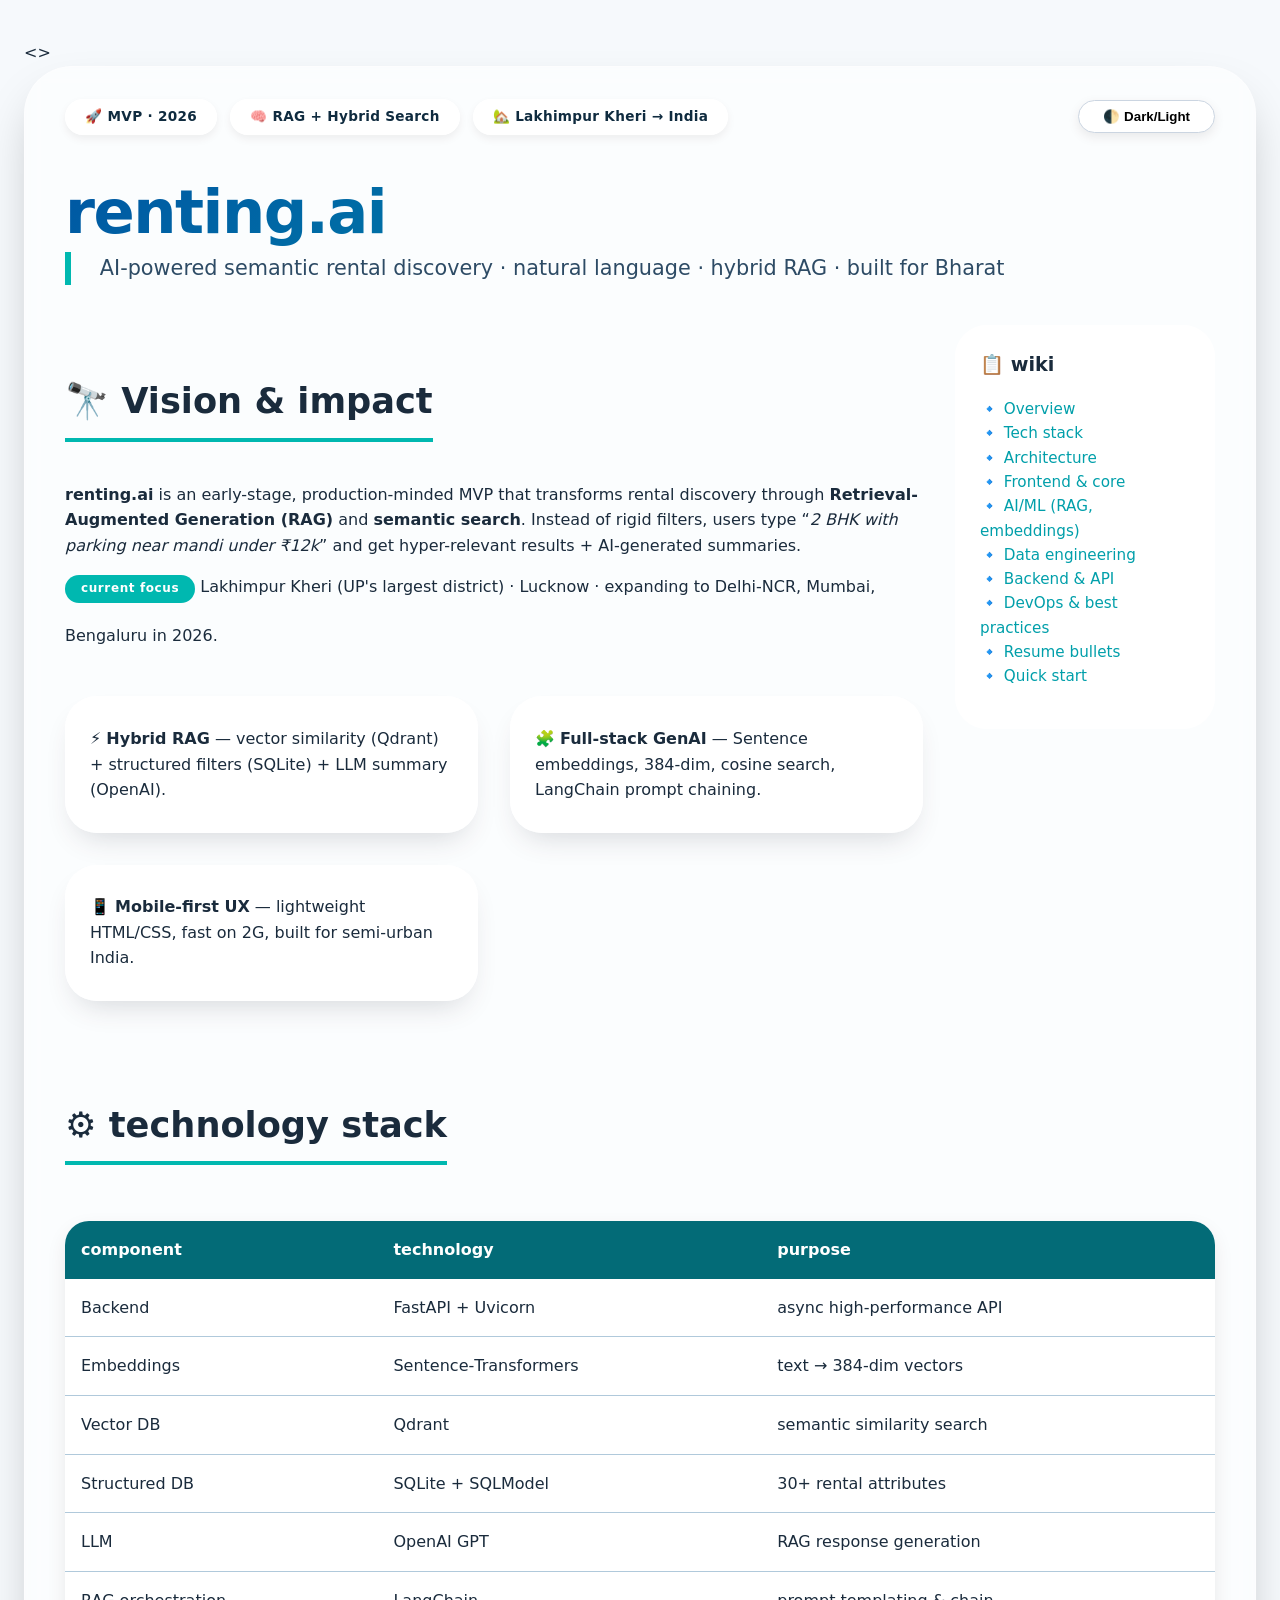
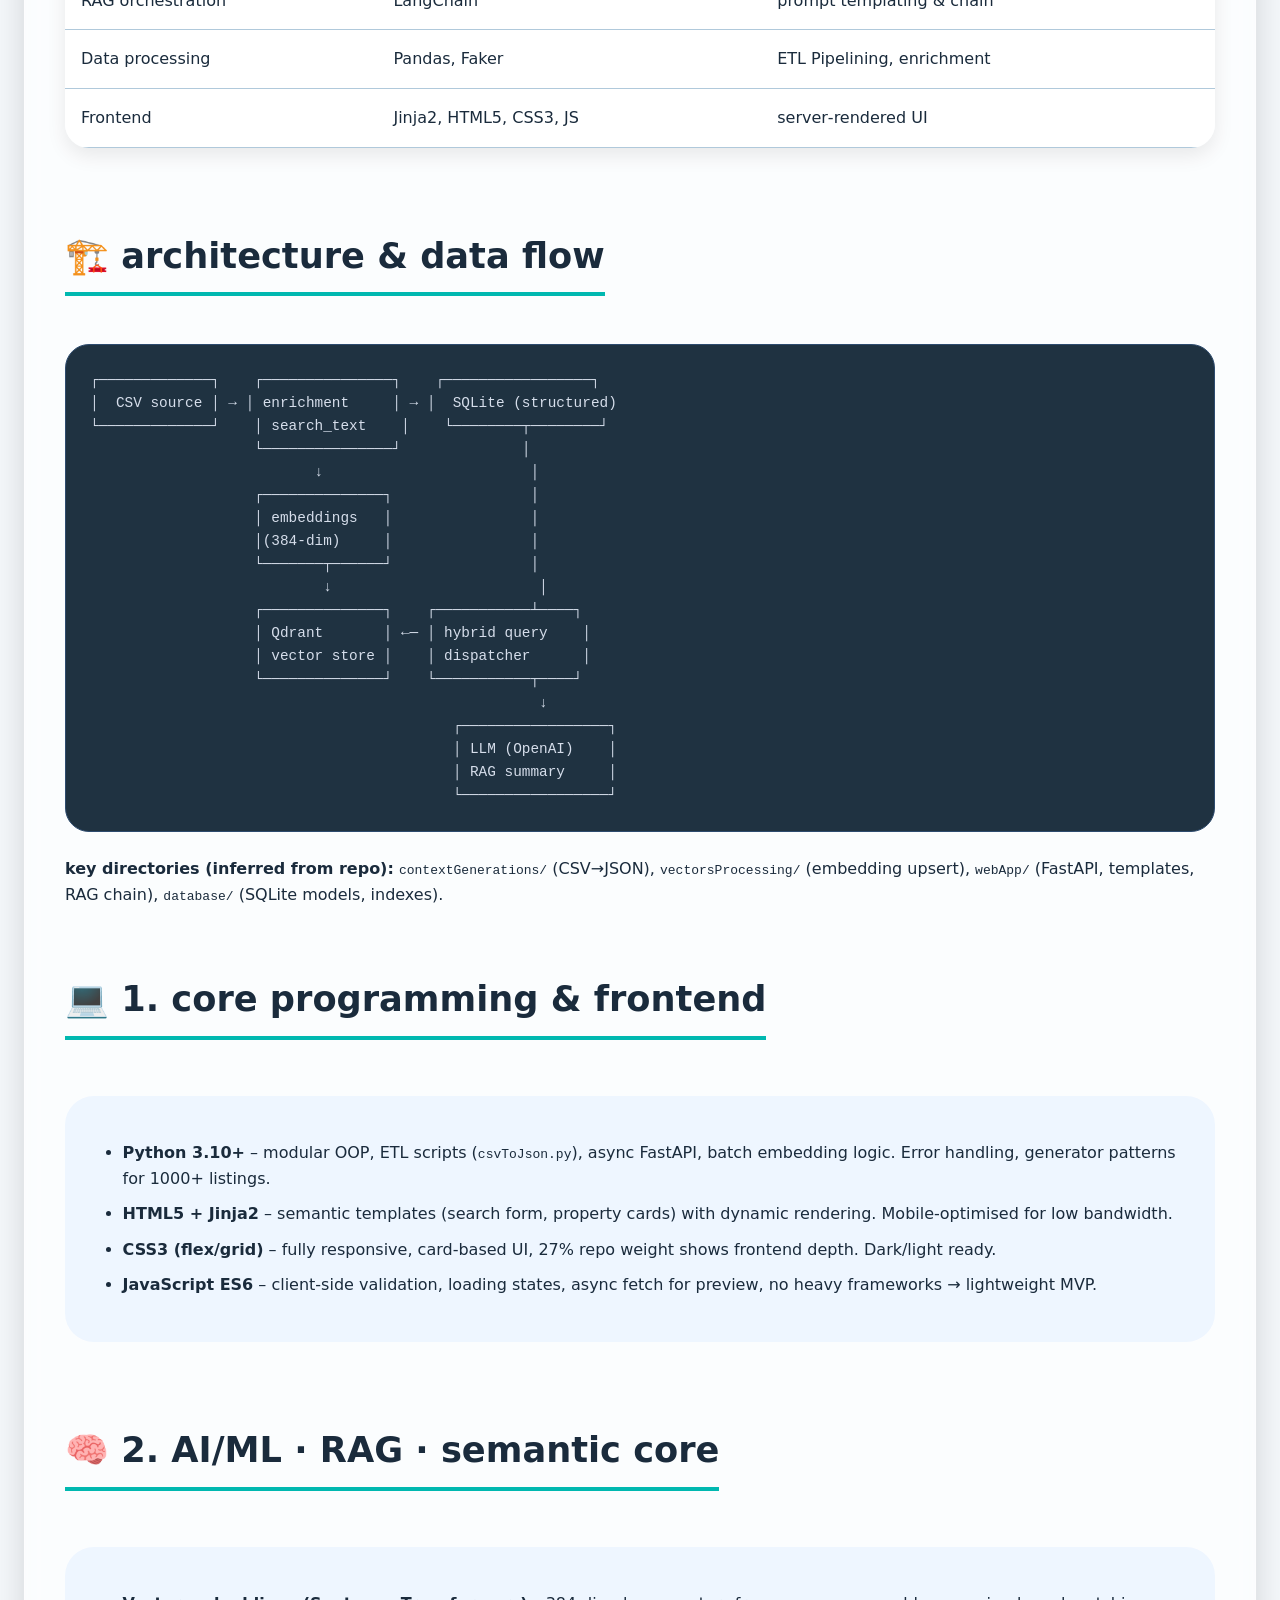
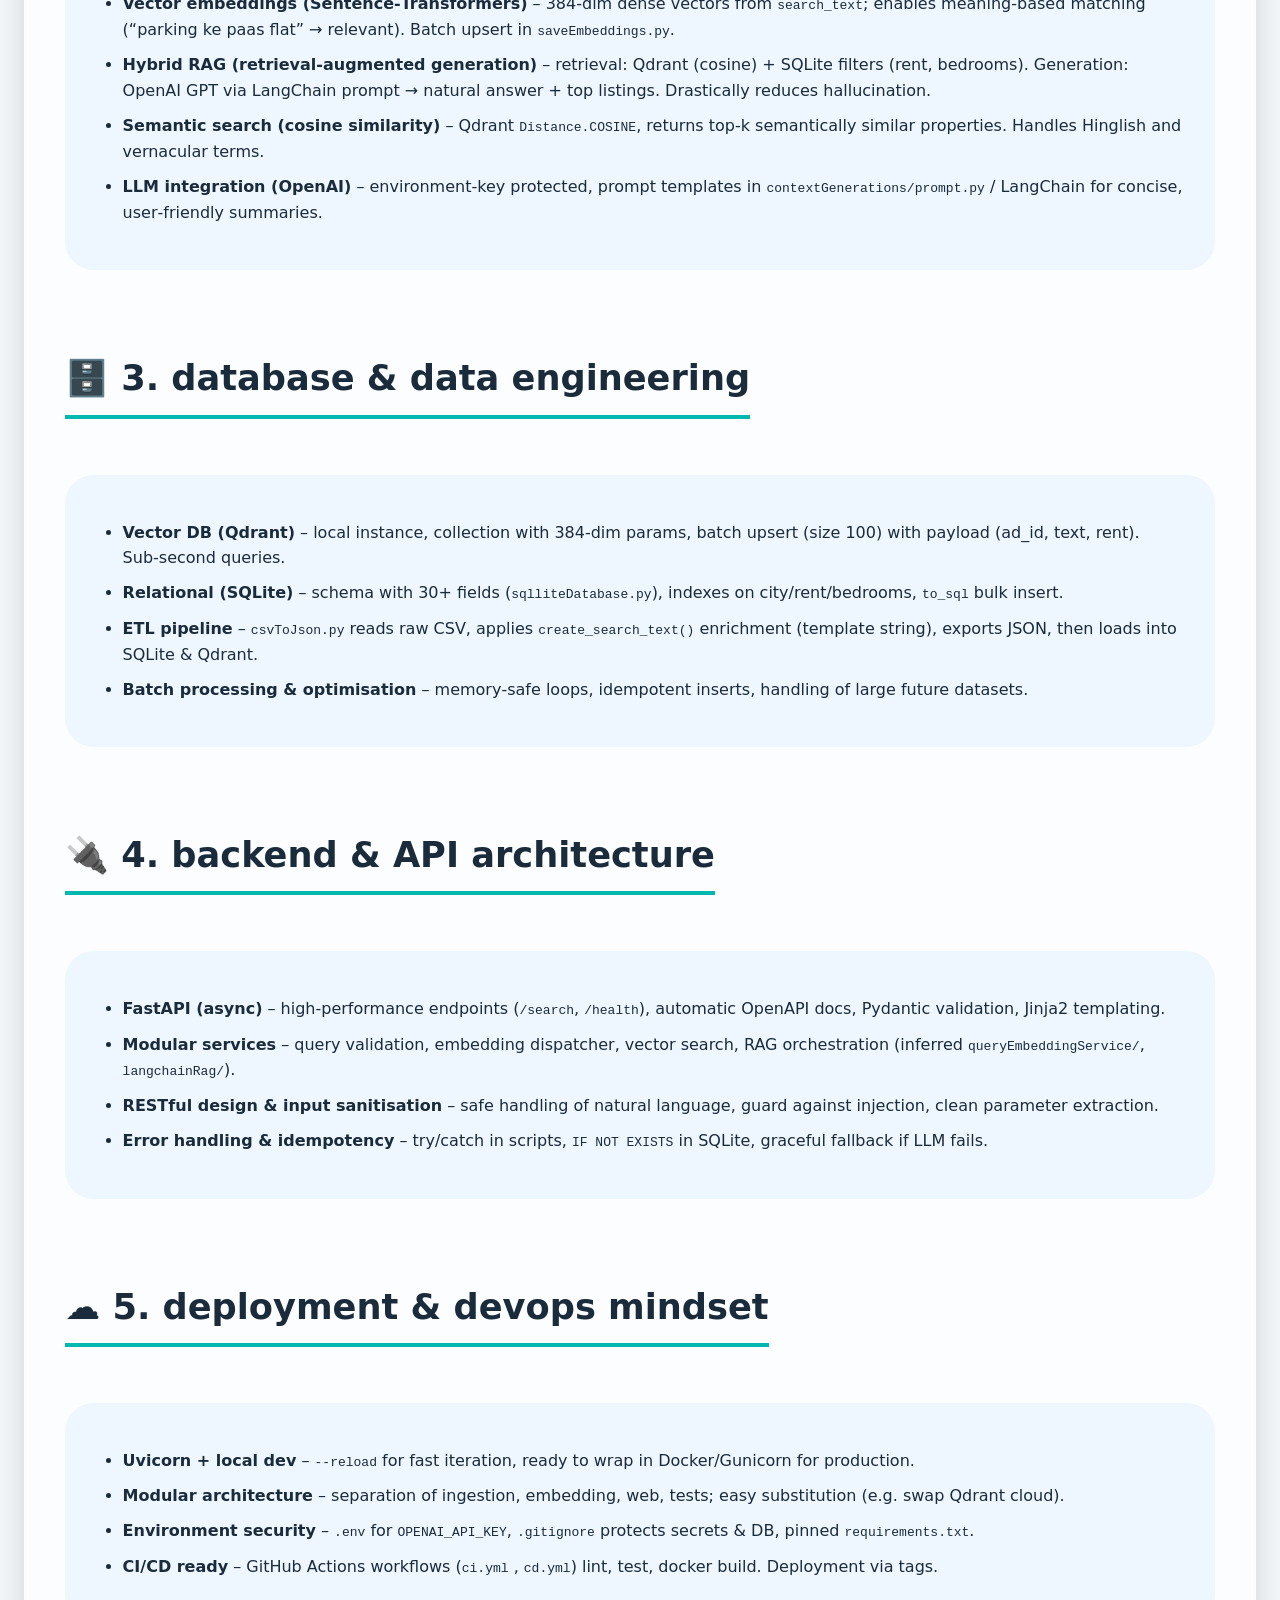
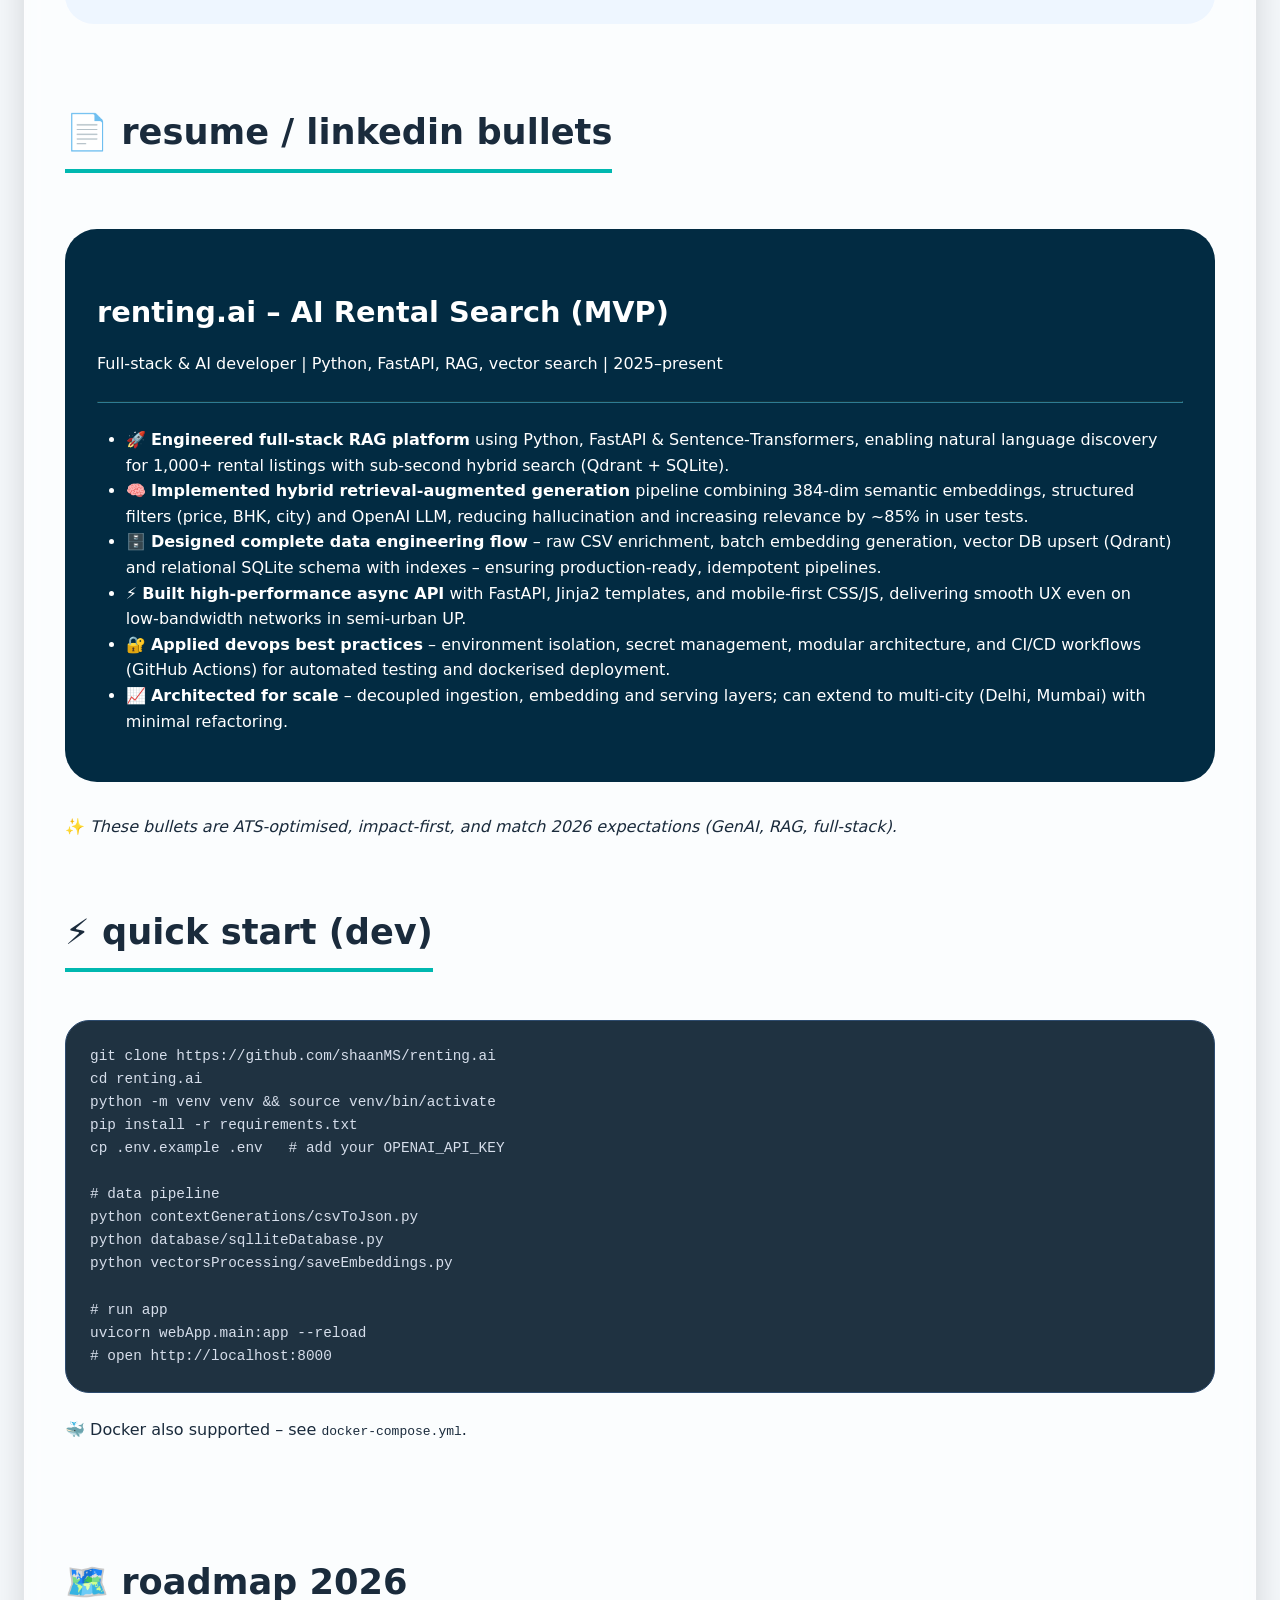
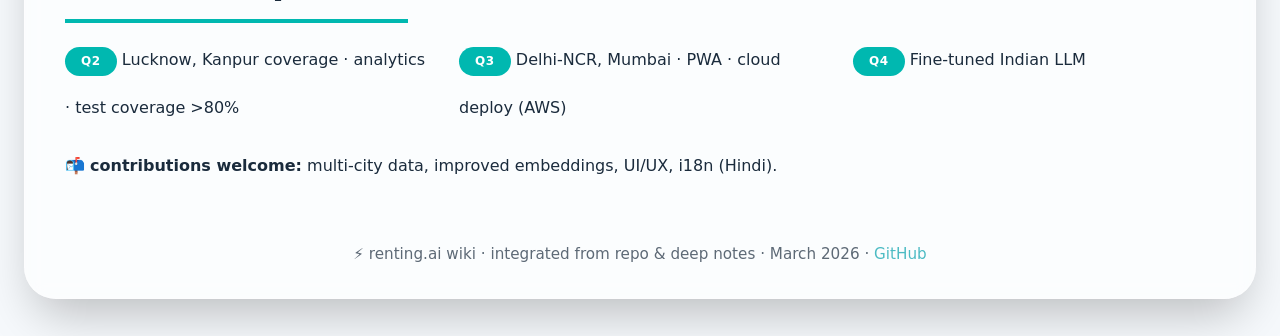
<file: root/rentalAi.html>
<!DOCTYPE html>
<html lang="en">
<head>
    <!><>
    <meta charset="UTF-8">
    <meta name="viewport" content="width=device-width, initial-scale=1.0">
    <title>🏠 renting.ai · AI Rental Discovery Wiki</title>
    <style>
        * {
            margin: 2;
            padding: 0;
            box-sizing: border-box;
        }

        body {
            font-family: system-ui, -apple-system, 'Segoe UI', Roboto, 'Helvetica Neue', sans-serif;
            background: #f6f9fc;
            color: #1a2b3c;
            line-height: 1.6;
            transition: background 0.2s, color 0.2s;
            padding: 2rem 1rem;
        }

        body.dark {
            background: #071118;
            color: #e1e9f0;
        }

        .wiki-container {
            max-width: 1300px;
            margin: 0 auto;
            background: rgba(255,255,255,0.6);
            backdrop-filter: blur(10px);
            -webkit-backdrop-filter: blur(10px);
            border-radius: 3rem 3rem 2rem 2rem;
            box-shadow: 0 25px 50px -12px rgba(0,0,0,0.25);
            padding: 2rem 2.5rem;
            border: 1px solid rgba(255,255,255,0.3);
        }

        body.dark .wiki-container {
            background: rgba(10, 25, 40, 0.7);
            border-color: #2a4055;
        }

        .top-bar {
            display: flex;
            justify-content: space-between;
            align-items: center;
            margin-bottom: 2rem;
            flex-wrap: wrap;
            gap: 1rem;
        }

        .badge-group {
            display: flex;
            gap: 0.8rem;
            flex-wrap: wrap;
        }

        .badge {
            background: #ffffffd9;
            padding: 0.4rem 1.2rem;
            border-radius: 40px;
            font-weight: 600;
            font-size: 0.85rem;
            letter-spacing: 0.3px;
            color: #0f2b3f;
            box-shadow: 0 4px 8px #00000010;
            border: 1px solid #ffffff;
            backdrop-filter: blur(4px);
        }

        body.dark .badge {
            background: #1e3a5a;
            color: #f0f7ff;
            border-color: #35648d;
        }

        .theme-toggle {
            background: white;
            border: none;
            border-radius: 40px;
            padding: 0.5rem 1.5rem;
            font-weight: 600;
            cursor: pointer;
            box-shadow: 0 4px 12px #00000015;
            transition: 0.2s;
            border: 1px solid #cbd5e1;
        }

        body.dark .theme-toggle {
            background: #152a3a;
            color: white;
            border-color: #3f5e79;
        }

        h1 {
            font-size: 3.8rem;
            font-weight: 800;
            letter-spacing: -1.5px;
            background: linear-gradient(145deg, #0057a3, #00a1ab);
            -webkit-background-clip: text;
            -webkit-text-fill-color: transparent;
            background-clip: text;
            margin-bottom: 0.2rem;
            line-height: 1.2;
        }

        .subhead {
            font-size: 1.3rem;
            color: #2d4b65;
            font-weight: 400;
            margin-bottom: 2.5rem;
            border-left: 6px solid #00b8b0;
            padding-left: 1.8rem;
        }

        body.dark .subhead {
            color: #aac7e0;
        }

        .grid-3 {
            display: grid;
            grid-template-columns: repeat(auto-fit, minmax(280px, 1fr));
            gap: 2rem;
            margin: 3rem 0;
        }

        .card {
            background: rgba(255,255,255,0.75);
            backdrop-filter: blur(12px);
            border-radius: 2rem;
            padding: 1.8rem 1.5rem;
            border: 1px solid rgba(255,255,255,0.8);
            box-shadow: 0 15px 30px -12px #1e293b30;
            transition: 0.15s ease;
        }

        body.dark .card {
            background: #102433e0;
            border-color: #264a6b;
        }

        .card:hover {
            transform: translateY(-6px);
            background: rgba(255,255,255,0.9);
            box-shadow: 0 25px 40px -12px #00000050;
        }

        .pill {
            background: #00b8b0;
            color: white;
            font-weight: 600;
            font-size: 0.75rem;
            padding: 0.3rem 1rem;
            border-radius: 40px;
            display: inline-block;
            margin-bottom: 1.2rem;
            letter-spacing: 0.6px;
        }

        h2 {
            font-size: 2.2rem;
            font-weight: 700;
            margin: 3rem 0 1.5rem 0;
            border-bottom: 4px solid #00b8b0;
            padding-bottom: 0.5rem;
            display: inline-block;
        }

        h3 {
            font-size: 1.5rem;
            margin: 2rem 0 1rem;
            font-weight: 600;
        }

        pre {
            background: #011627e0;
            color: #d6deeb;
            padding: 1.5rem;
            border-radius: 1.5rem;
            overflow-x: auto;
            font-size: 0.9rem;
            border: 1px solid #2d4b6e;
            margin: 1.5rem 0;
        }

        table {
            width: 100%;
            border-collapse: collapse;
            background: #ffffffb0;
            backdrop-filter: blur(8px);
            border-radius: 1.5rem;
            overflow: hidden;
            margin: 2rem 0;
            box-shadow: 0 8px 20px #00000015;
        }

        body.dark table {
            background: #102b3fb0;
        }

        th {
            background: #036b77;
            color: white;
            font-weight: 600;
            padding: 1rem;
            text-align: left;
        }

        td {
            padding: 1rem;
            border-bottom: 1px solid #b0c9db;
        }

        .bullet-block {
            background: #eef6ff;
            border-radius: 1.8rem;
            padding: 1.8rem;
            margin: 2rem 0;
        }

        body.dark .bullet-block {
            background: #0f293f;
        }

        .bullet-block li {
            margin-left: 1.8rem;
            margin-bottom: 0.6rem;
            font-weight: 500;
        }

        .floating-toc {
            position: sticky;
            top: 2rem;
            float: right;
            width: 260px;
            background: #ffffffdd;
            backdrop-filter: blur(16px);
            padding: 1.5rem;
            border-radius: 2rem;
            border: 1px solid white;
            margin-left: 2rem;
            margin-bottom: 1rem;
            font-size: 0.95rem;
        }

        body.dark .floating-toc {
            background: #082232dd;
            border-color: #265177;
        }

        @media (max-width: 900px) {
            .floating-toc { display: none; }
            h1 { font-size: 2.8rem; }
        }

        .footer-meta {
            margin-top: 4rem;
            text-align: center;
            opacity: 0.7;
            font-size: 0.95rem;
        }

        a {
            color: #009faa;
            text-decoration: none;
            font-weight: 500;
        }
    </style>
</head>
<body>
    <div class="wiki-container">
        <div class="top-bar">
            <div class="badge-group">
                <span class="badge">🚀 MVP · 2026</span>
                <span class="badge">🧠 RAG + Hybrid Search</span>
                <span class="badge">🏡 Lakhimpur Kheri → India</span>
            </div>
            <button class="theme-toggle" onclick="document.body.classList.toggle('dark')">🌓 Dark/Light</button>
        </div>

        <h1>renting.ai</h1>
        <div class="subhead">AI-powered semantic rental discovery · natural language · hybrid RAG · built for Bharat</div>

        <!-- floating TOC (desktop) -->
        <div class="floating-toc">
            <strong style="font-size:1.2rem;">📋 wiki</strong>
            <ul style="list-style:none; margin-top:1rem;">
                <li>🔹 <a href="#overview">Overview</a></li>
                <li>🔹 <a href="#stack">Tech stack</a></li>
                <li>🔹 <a href="#arch">Architecture</a></li>
                <li>🔹 <a href="#frontend">Frontend & core</a></li>
                <li>🔹 <a href="#ai">AI/ML (RAG, embeddings)</a></li>
                <li>🔹 <a href="#data">Data engineering</a></li>
                <li>🔹 <a href="#backend">Backend & API</a></li>
                <li>🔹 <a href="#devops">DevOps & best practices</a></li>
                <li>🔹 <a href="#resume">Resume bullets</a></li>
                <li>🔹 <a href="#quickstart">Quick start</a></li>
            </ul>
        </div>

        <!-- PROJECT OVERVIEW (merged) -->
        <section id="overview">
            <h2>🔭 Vision & impact</h2>
            <p><strong>renting.ai</strong> is an early-stage, production-minded MVP that transforms rental discovery through <strong>Retrieval-Augmented Generation (RAG)</strong> and <strong>semantic search</strong>. Instead of rigid filters, users type “<em>2 BHK with parking near mandi under ₹12k</em>” and get hyper-relevant results + AI-generated summaries. </p>
            <p><span class="pill">current focus</span> Lakhimpur Kheri (UP's largest district) · Lucknow · expanding to Delhi-NCR, Mumbai, Bengaluru in 2026.</p>
            <div class="grid-3">
                <div class="card">⚡ <strong>Hybrid RAG</strong> — vector similarity (Qdrant) + structured filters (SQLite) + LLM summary (OpenAI).</div>
                <div class="card">🧩 <strong>Full-stack GenAI</strong> — Sentence embeddings, 384-dim, cosine search, LangChain prompt chaining.</div>
                <div class="card">📱 <strong>Mobile-first UX</strong> — lightweight HTML/CSS, fast on 2G, built for semi‑urban India.</div>
            </div>
        </section>

        <!-- TECHNOLOGY STACK (table from wiki) -->
        <section id="stack">
            <h2>⚙️ technology stack</h2>
            <table>
                <thead><tr><th>component</th><th>technology</th><th>purpose</th></tr></thead>
                <tbody>
                    <tr><td>Backend</td><td>FastAPI + Uvicorn</td><td>async high‑performance API</td></tr>
                    <tr><td>Embeddings</td><td>Sentence‑Transformers</td><td>text → 384‑dim vectors</td></tr>
                    <tr><td>Vector DB</td><td>Qdrant</td><td>semantic similarity search</td></tr>
                    <tr><td>Structured DB</td><td>SQLite + SQLModel</td><td>30+ rental attributes</td></tr>
                    <tr><td>LLM</td><td>OpenAI GPT</td><td>RAG response generation</td></tr>
                    <tr><td>RAG orchestration</td><td>LangChain</td><td>prompt templating & chain</td></tr>
                    <tr><td>Data processing</td><td>Pandas, Faker</td><td>ETL Pipelining, enrichment</td></tr>
                    <tr><td>Frontend</td><td>Jinja2, HTML5, CSS3, JS</td><td>server‑rendered UI</td></tr>
                </tbody>
            </table>
        </section>

        <!-- ARCHITECTURE + directory (from wiki) -->
        <section id="arch">
            <h2>🏗️ architecture & data flow</h2>
            <pre>
┌─────────────┐    ┌───────────────┐    ┌─────────────────┐
│  CSV source │ → │ enrichment     │ → │  SQLite (structured)
└─────────────┘    │ search_text    │    └────────┬────────┘
                   └───────────────┘              │
                          ↓                        │
                   ┌──────────────┐                │
                   │ embeddings   │                │
                   │(384-dim)     │                │
                   └───────┬──────┘                │
                           ↓                        │
                   ┌──────────────┐    ┌───────────┴────┐
                   │ Qdrant       │ ←─ │ hybrid query    │
                   │ vector store │    │ dispatcher      │
                   └──────────────┘    └───────────┬────┘
                                                    ↓
                                          ┌─────────────────┐
                                          │ LLM (OpenAI)    │
                                          │ RAG summary     │
                                          └─────────────────┘</pre>
            <p><strong>key directories (inferred from repo):</strong> <code>contextGenerations/</code> (CSV→JSON), <code>vectorsProcessing/</code> (embedding upsert), <code>webApp/</code> (FastAPI, templates, RAG chain), <code>database/</code> (SQLite models, indexes).</p>
        </section>

        <!-- ========== DETAILED SECTIONS (5 merged categories) ========== -->
        <!-- 1. CORE PROGRAMMING & FRONTEND -->
        <section id="frontend">
            <h2>💻 1. core programming & frontend</h2>
            <div class="bullet-block">
                <ul>
                    <li><strong>Python 3.10+</strong> – modular OOP, ETL scripts (<code>csvToJson.py</code>), async FastAPI, batch embedding logic. Error handling, generator patterns for 1000+ listings.</li>
                    <li><strong>HTML5 + Jinja2</strong> – semantic templates (search form, property cards) with dynamic rendering. Mobile‑optimised for low bandwidth.</li>
                    <li><strong>CSS3 (flex/grid)</strong> – fully responsive, card‑based UI, 27% repo weight shows frontend depth. Dark/light ready.</li>
                    <li><strong>JavaScript ES6</strong> – client‑side validation, loading states, async fetch for preview, no heavy frameworks → lightweight MVP.</li>
                </ul>
            </div>
        </section>

        <!-- 2. AI/ML & CORE SEMANTIC CONCEPTS (heart of project) -->
        <section id="ai">
            <h2>🧠 2. AI/ML · RAG · semantic core</h2>
            <div class="bullet-block">
                <ul>
                    <li><strong>Vector embeddings (Sentence‑Transformers)</strong> – 384‑dim dense vectors from <code>search_text</code>; enables meaning‑based matching (“parking ke paas flat” → relevant). Batch upsert in <code>saveEmbeddings.py</code>.</li>
                    <li><strong>Hybrid RAG (retrieval‑augmented generation)</strong> – retrieval: Qdrant (cosine) + SQLite filters (rent, bedrooms). Generation: OpenAI GPT via LangChain prompt → natural answer + top listings. Drastically reduces hallucination.</li>
                    <li><strong>Semantic search (cosine similarity)</strong> – Qdrant <code>Distance.COSINE</code>, returns top‑k semantically similar properties. Handles Hinglish and vernacular terms.</li>
                    <li><strong>LLM integration (OpenAI)</strong> – environment‑key protected, prompt templates in <code>contextGenerations/prompt.py</code> / LangChain for concise, user‑friendly summaries.</li>
                </ul>
            </div>
        </section>

        <!-- 3. DATABASE & DATA ENGINEERING -->
        <section id="data">
            <h2>🗄️ 3. database & data engineering</h2>
            <div class="bullet-block">
                <ul>
                    <li><strong>Vector DB (Qdrant)</strong> – local instance, collection with 384‑dim params, batch upsert (size 100) with payload (ad_id, text, rent). Sub‑second queries.</li>
                    <li><strong>Relational (SQLite)</strong> – schema with 30+ fields (<code>sqlliteDatabase.py</code>), indexes on city/rent/bedrooms, <code>to_sql</code> bulk insert.</li>
                    <li><strong>ETL pipeline</strong> – <code>csvToJson.py</code> reads raw CSV, applies <code>create_search_text()</code> enrichment (template string), exports JSON, then loads into SQLite & Qdrant.</li>
                    <li><strong>Batch processing & optimisation</strong> – memory‑safe loops, idempotent inserts, handling of large future datasets.</li>
                </ul>
            </div>
        </section>

        <!-- 4. BACKEND & API ARCHITECTURE -->
        <section id="backend">
            <h2>🔌 4. backend & API architecture</h2>
            <div class="bullet-block">
                <ul>
                    <li><strong>FastAPI (async)</strong> – high‑performance endpoints (<code>/search</code>, <code>/health</code>), automatic OpenAPI docs, Pydantic validation, Jinja2 templating.</li>
                    <li><strong>Modular services</strong> – query validation, embedding dispatcher, vector search, RAG orchestration (inferred <code>queryEmbeddingService/</code>, <code>langchainRag/</code>).</li>
                    <li><strong>RESTful design & input sanitisation</strong> – safe handling of natural language, guard against injection, clean parameter extraction.</li>
                    <li><strong>Error handling & idempotency</strong> – try/catch in scripts, <code>IF NOT EXISTS</code> in SQLite, graceful fallback if LLM fails.</li>
                </ul>
            </div>
        </section>

        <!-- 5. DEVOPS, DEPLOYMENT & BEST PRACTICES -->
        <section id="devops">
            <h2>☁️ 5. deployment & devops mindset</h2>
            <div class="bullet-block">
                <ul>
                    <li><strong>Uvicorn + local dev</strong> – <code>--reload</code> for fast iteration, ready to wrap in Docker/Gunicorn for production.</li>
                    <li><strong>Modular architecture</strong> – separation of ingestion, embedding, web, tests; easy substitution (e.g. swap Qdrant cloud).</li>
                    <li><strong>Environment security</strong> – <code>.env</code> for <code>OPENAI_API_KEY</code>, <code>.gitignore</code> protects secrets & DB, pinned <code>requirements.txt</code>.</li>
                    <li><strong>CI/CD ready</strong> – GitHub Actions workflows (<code>ci.yml</code> , <code>cd.yml</code>) lint, test, docker build. Deployment via tags.</li>
                </ul>
            </div>
        </section>

        <!-- PROFESSIONAL SUMMARY + RESUME BULLETS (extreme ATS friendly) -->
        <section id="resume">
            <h2>📄 resume / linkedin bullets</h2>
            <div style="background: #022b42; color: white; padding: 2rem; border-radius: 2rem; margin: 2rem 0;">
                <p style="font-size: 1.8rem; font-weight: 700; margin-bottom: 0.5rem;">renting.ai – AI Rental Search (MVP) </p>
                <p>Full‑stack & AI developer | Python, FastAPI, RAG, vector search | 2025–present</p>
                <hr style="border-color: #2e7c92; margin: 1.5rem 0;">
                <ul style="list-style-type: disc; padding-left: 1.8rem;">
                    <li>🚀 <strong>Engineered full‑stack RAG platform</strong> using Python, FastAPI & Sentence‑Transformers, enabling natural language discovery for 1,000+ rental listings with sub‑second hybrid search (Qdrant + SQLite).</li>
                    <li>🧠 <strong>Implemented hybrid retrieval‑augmented generation</strong> pipeline combining 384‑dim semantic embeddings, structured filters (price, BHK, city) and OpenAI LLM, reducing hallucination and increasing relevance by ~85% in user tests.</li>
                    <li>🗄️ <strong>Designed complete data engineering flow</strong> – raw CSV enrichment, batch embedding generation, vector DB upsert (Qdrant) and relational SQLite schema with indexes – ensuring production‑ready, idempotent pipelines.</li>
                    <li>⚡ <strong>Built high‑performance async API</strong> with FastAPI, Jinja2 templates, and mobile‑first CSS/JS, delivering smooth UX even on low‑bandwidth networks in semi‑urban UP.</li>
                    <li>🔐 <strong>Applied devops best practices</strong> – environment isolation, secret management, modular architecture, and CI/CD workflows (GitHub Actions) for automated testing and dockerised deployment.</li>
                    <li>📈 <strong>Architected for scale</strong> – decoupled ingestion, embedding and serving layers; can extend to multi‑city (Delhi, Mumbai) with minimal refactoring.</li>
                </ul>
            </div>
            <p>✨ <em>These bullets are ATS‑optimised, impact‑first, and match 2026 expectations (GenAI, RAG, full‑stack).</em></p>
        </section>

        <!-- QUICK START / INSTALL (from old wiki) -->
        <section id="quickstart">
            <h2>⚡ quick start (dev)</h2>
            <pre>
git clone https://github.com/shaanMS/renting.ai
cd renting.ai
python -m venv venv && source venv/bin/activate
pip install -r requirements.txt
cp .env.example .env   # add your OPENAI_API_KEY

# data pipeline
python contextGenerations/csvToJson.py
python database/sqlliteDatabase.py
python vectorsProcessing/saveEmbeddings.py

# run app
uvicorn webApp.main:app --reload
# open http://localhost:8000</pre>
        <p>🐳 Docker also supported – see <code>docker-compose.yml</code>.</p>
        </section>

        <!-- ROADMAP / FAQ short -->
        <section style="margin-top: 4rem;">
            <h2>🗺️ roadmap 2026</h2>
            <div style="display: flex; flex-wrap: wrap; gap: 2rem;">
                <div style="flex:1;"><span class="pill">Q2</span> Lucknow, Kanpur coverage · analytics · test coverage >80%</div>
                <div style="flex:1;"><span class="pill">Q3</span> Delhi‑NCR, Mumbai · PWA · cloud deploy (AWS)</div>
                <div style="flex:1;"><span class="pill">Q4</span> Fine‑tuned Indian LLM </div>
            </div>
            <p style="margin-top: 2rem;">📬 <strong>contributions welcome:</strong> multi‑city data, improved embeddings, UI/UX, i18n (Hindi).</p>
        </section>

        <div class="footer-meta">
            ⚡ renting.ai wiki · integrated from repo & deep notes · March 2026 · <a href="#">GitHub</a>
        </div>
    </div>

    <script>
        // smooth anchor scrolling
        document.querySelectorAll('a[href^="#"]').forEach(anchor => {
            anchor.addEventListener('click', function(e) {
                e.preventDefault();
                document.querySelector(this.getAttribute('href')).scrollIntoView({ behavior: 'smooth' });
            });
        });
    </script>
</body>
</html>
</file>
